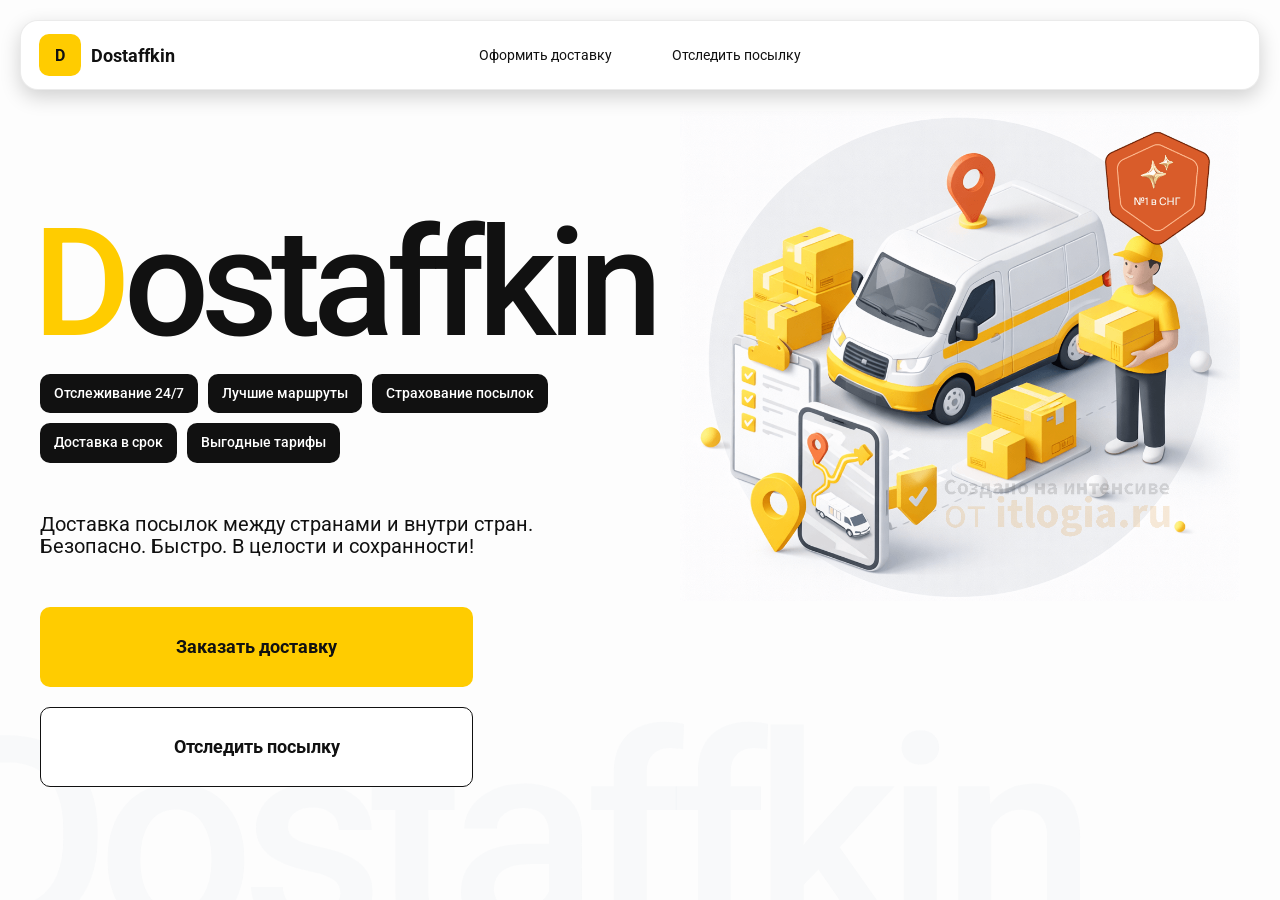
<file: index.html>
<!doctype html>
<html lang="ru">

<head>
    <meta charset="utf-8">
    <!-- Убран user-scalable=0, добавлено корректное масштабирование -->
    <meta name="viewport" content="width=device-width, initial-scale=1.0">
    <title>Dostaffkin — Доставка посылок между странами и внутри стран. Безопасно. Быстро. В целости и сохранности!
    </title>

    <link href="styles/base.css" rel="stylesheet">
    <link href="styles/base_adaptive.css" rel="stylesheet">
    <link href="styles/index.css" rel="stylesheet">
    <link href="styles/index_adaptive.css" rel="stylesheet">
</head>

<body>

    <div class="container">
        <header class="header">
            <a class="header-brand" href="#">
                <div class="header-logo">D</div>
                <div class="header-title">Dostaffkin</div>
            </a>
            <nav class="header-menu">
                <a class="header-link" href="./order.html">Оформить <span>доставку</span></a>
                <a class="header-link" href="./track.html">Отследить <span>посылку</span></a>
            </nav>
        </header>
        <main class="main">
            <section class="main-info">
                <div class="main-title">
                    <span>D</span>ostaffkin
                </div>
                <div class="main-features">
                    <div class="main-feature">Отслеживание 24/7</div>
                    <div class="main-feature">Лучшие маршруты</div>
                    <div class="main-feature">Страхование посылок</div>
                    <div class="main-feature">Доставка в срок</div>
                    <div class="main-feature">Выгодные тарифы</div>
                </div>
                <div class="main-description">
                    Доставка посылок между странами и внутри стран.
                    Безопасно. Быстро. В целости и сохранности!
                </div>
                <div class="main-actions">
                    <a class="button" type="button" href="./order.html">Заказать доставку</a>
                    <a class="button button-white" type="button" href="./track.html">Отследить посылку</a>
                </div>

            </section>
            <div class="main-title-ghost">Dostaffkin</div>
            <section class="main-image">
                <img src="images/main-image.png" alt="Main image" />
            </section>

        </main>

    </div>

</body>

</html>
</file>
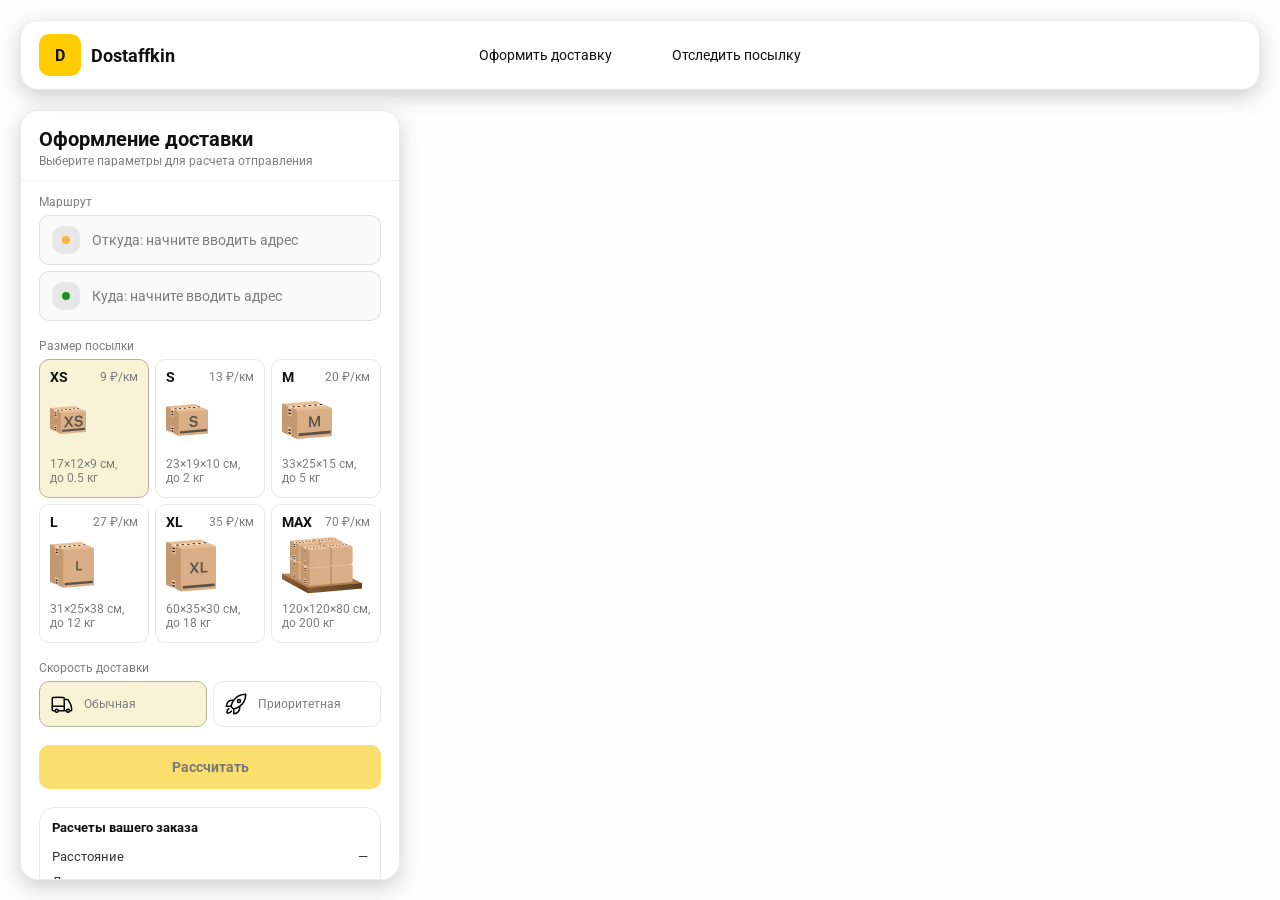
<file: order.html>
<!doctype html>
<html lang="ru">

<head>
    <meta charset="utf-8" />
    <meta name="viewport" content="width=device-width,initial-scale=1,maximum-scale=1,user-scalable=0" />
    <title>Оформление доставки</title>

    <link rel="stylesheet" href="styles/base.css" />
    <link rel="stylesheet" href="styles/base_adaptive.css" />

    <link rel="stylesheet" href="styles/order.css" />
    <link rel="stylesheet" href="styles/order_adaptive.css" />

    <script src="https://testologia.ru/ymc_min.js" data-apikey="94502c51-ecc2-4b97-8fc4-06c47088c5d9" data-suggest-apikey="ac3c7379-32f0-43b3-becb-b37dc5c9fbdf"></script>
</head>

<body>
    <div id="map"></div>

    <header class="header">
        <a class="header-brand" href="./index.html">
            <div class="header-logo">D</div>
            <div class="header-title">Dostaffkin</div>
        </a>
        <nav class="header-menu">
            <a class="header-link" href="#">Оформить <span>доставку</span></a>
            <a class="header-link" href="./track.html">Отследить <span>посылку</span></a>
        </nav>
    </header>

    <aside class="main" id="sidebar">
        <div class="main-header">
            <div class="main-title">Оформление доставки</div>
            <div class="main-text">Выберите параметры для расчета отправления</div>
        </div>

        <div class="main-content">
            <div class="main-route">
                <div class="main-block-title">Маршрут</div>
                <div class="main-fields">
                    <div class="main-field" id="fromField">
                        <div class="main-pin"></div>
                        <input id="from" placeholder="Откуда: начните вводить адрес" autocomplete="off" />
                        <div class="main-ac" id="fromAc" role="listbox" aria-label="Подсказки адресов"></div>
                    </div>

                    <div class="main-field" id="toField">
                        <div class="main-pin"></div>
                        <input id="to" placeholder="Куда: начните вводить адрес" autocomplete="off" />
                        <div class="main-ac" id="toAc" role="listbox" aria-label="Подсказки адресов"></div>
                    </div>
                </div>
            </div>

            <div class="main-package">
                <div class="main-block-title">Размер посылки</div>

                <div class="main-sizes">
                    <div class="main-size-card is-active" data-value="xs">
                        <div class="main-size-top">
                            <div class="main-size-label">XS</div>
                            <div class="main-size-rate">9 ₽/км</div>
                        </div>
                        <div class="main-size-media">
                            <img src="images/sizes/xs.png" alt="Короб XS" />
                        </div>
                        <div class="main-size-description">17×12×9 см,<br>до 0.5 кг</div>
                    </div>

                    <div class="main-size-card" data-value="s">
                        <div class="main-size-top">
                            <div class="main-size-label">S</div>
                            <div class="main-size-rate">13 ₽/км</div>
                        </div>
                        <div class="main-size-media">
                            <img src="images/sizes/s.png" alt="Короб S" />
                        </div>
                        <div class="main-size-description">23×19×10 см,<br>до 2 кг</div>
                    </div>

                    <div class="main-size-card" data-value="m">
                        <div class="main-size-top">
                            <div class="main-size-label">M</div>
                            <div class="main-size-rate">20 ₽/км</div>
                        </div>
                        <div class="main-size-media">
                            <img src="images/sizes/m.png" alt="Короб M" />
                        </div>
                        <div class="main-size-description">33×25×15 см,<br>до 5 кг</div>
                    </div>

                    <div class="main-size-card" data-value="l">
                        <div class="main-size-top">
                            <div class="main-size-label">L</div>
                            <div class="main-size-rate">27 ₽/км</div>
                        </div>
                        <div class="main-size-media">
                            <img src="images/sizes/l.png" alt="Короб L" />
                        </div>
                        <div class="main-size-description">31×25×38 см,<br>до 12 кг</div>
                    </div>

                    <div class="main-size-card" data-value="xl">
                        <div class="main-size-top">
                            <div class="main-size-label">XL</div>
                            <div class="main-size-rate">35 ₽/км</div>
                        </div>
                        <div class="main-size-media">
                            <img src="images/sizes/xl.png" alt="Короб XL" />
                        </div>
                        <div class="main-size-description">60×35×30 см,<br>до 18 кг</div>
                    </div>

                    <div class="main-size-card" data-value="max">
                        <div class="main-size-top">
                            <div class="main-size-label">MAX</div>
                            <div class="main-size-rate">70 ₽/км</div>
                        </div>
                        <div class="main-size-media main-size-media-palleta">
                            <img src="images/sizes/max.png" alt="Паллета" />
                        </div>
                        <div class="main-size-description">120×120×80 см,<br>до 200 кг</div>
                    </div>
                </div>
            </div>

            <div class="main-speed">
                <div class="main-block-title">Скорость доставки</div>

                <div class="main-speeds">
                    <div class="main-speed-card is-active" data-value="regular">
                        <img class="main-speed-media" src="images/icons/regular.svg" alt="Regular" />
                        <div class="main-speed-description">Обычная</div>
                    </div>
                    <div class="main-speed-card" data-value="fast">
                        <img class="main-speed-media" src="images/icons/fast.svg" alt="Fast" />
                        <div class="main-speed-description">Приоритетная</div>
                    </div>

                </div>
            </div>

            <div class="main-calculate-block">
                <button id="calc" class="button calculate-button" type="button" disabled>Рассчитать</button>
            </div>
            <div class="main-result" id="result">
                <div class="main-result-title">Расчеты вашего заказа</div>
                <div class="main-result-lines">
                    <div class="main-result-line"><span>Расстояние</span><span id="distanceValue">—</span></div>
                    <div class="main-result-line"><span>Доставим через</span><span id="durationValue">—</span></div>
                    <div class="main-result-line"><span>Тариф</span><span id="rateValue">—</span></div>
                </div>
                <div class="main-price">
                    <div class="main-price-label">Итого</div>
                    <div class="main-price-value" id="totalValue">—</div>
                </div>
            </div>
            <div class="main-order-box">
                <div class="main-order-form" id="orderForm">
                    <div class="main-order-title">Оформление доставки</div>
                    <div class="main-block-info-row">
                        <div class="main-block-title">Контакты</div>
                        <div class="order-fields">
                            <div class="main-field">
                                <input id="customerName" placeholder="Ваше имя" autocomplete="off" />
                            </div>
                            <div class="main-field">
                                <input id="customerPhone" placeholder="Ваш телефон" autocomplete="off"
                                    inputmode="tel" />
                            </div>
                        </div>
                    </div>
                    <div class="main-block-info-row extra-info">
                        <div class="main-block-title">Дополнительная информация</div>
                        <div class="main-field textarea">
                            <textarea id="comment" placeholder="Детали доставки и комментарии"></textarea>
                        </div>
                    </div>
                    <button id="submit" class="button main-submit-request" type="button" disabled>Отправить
                        заявку
                    </button>
                </div>

                <div class="main-order-success" id="orderSuccess">
                    <div class="main-success-icon">✓</div>
                    <div class="main-success-title">Заявка отправлена!</div>
                    <div class="main-success-title">Номер отправления – <span id="orderId"></span></div>
                    <div class="main-success-subtitle">Мы скоро свяжемся с вами</div>
                </div>
            </div>
        </div>
    </aside>
    <script src="scripts/order.js"></script>
</body>

</html>
</file>
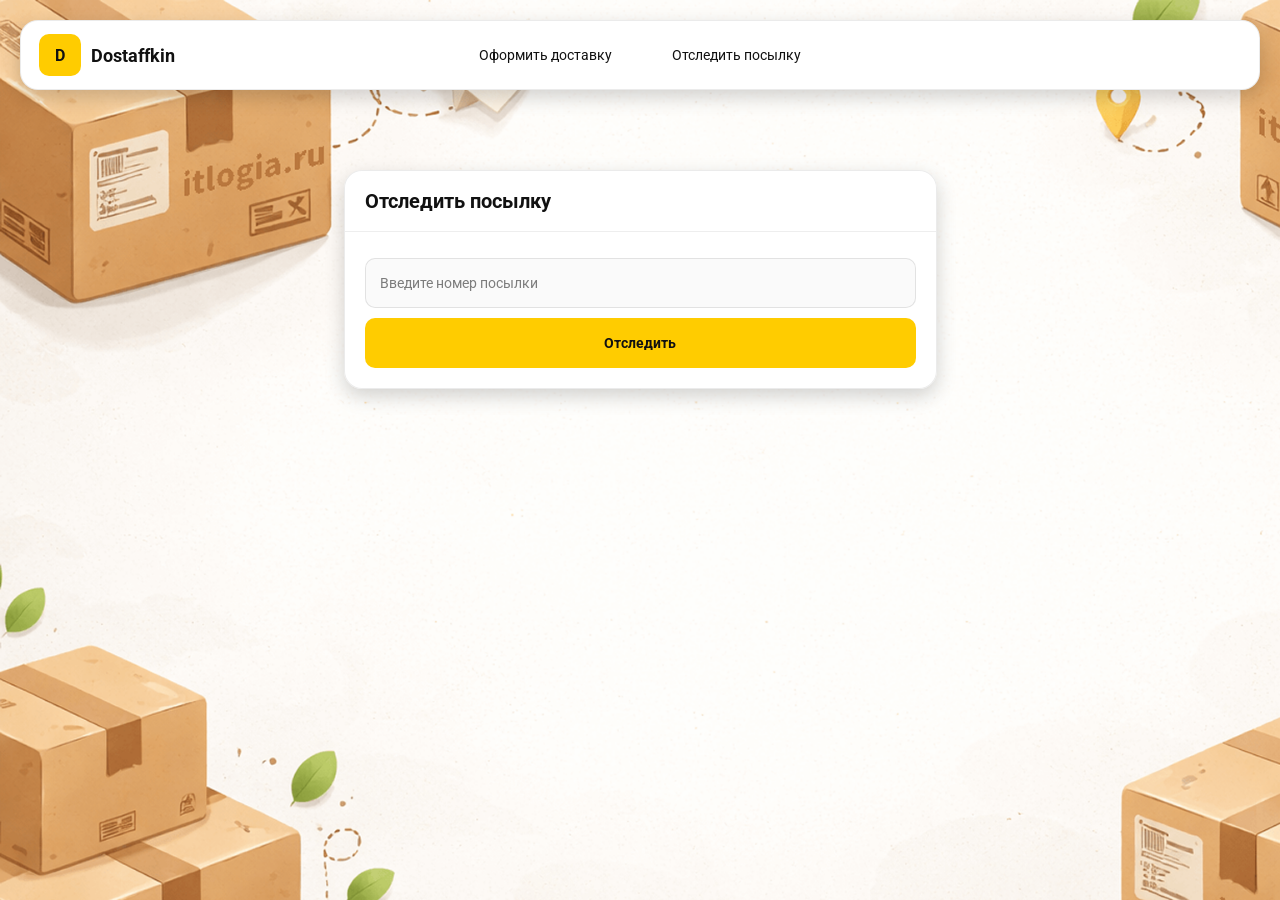
<file: track.html>
<!doctype html>
<html lang="ru">

<head>
    <meta charset="utf-8" />
    <meta name="viewport" content="width=device-width,initial-scale=1,maximum-scale=1,user-scalable=0" />
    <title>Отследить посылку</title>
    <link rel="stylesheet" href="styles/base.css" />
    <link rel="stylesheet" href="styles/base_adaptive.css" />

    <link rel="stylesheet" href="styles/track.css" />
    <link rel="stylesheet" href="styles/track_adaptive.css" />
</head>

<body>

    <div class="container">

        <header class="header">
            <a class="header-brand" href="./index.html">
                <div class="header-logo">D</div>
                <div class="header-title">Dostaffkin</div>
            </a>
            <nav class="header-menu">
                <a class="header-link" href="./order.html">Оформить <span>доставку</span></a>
                <a class="header-link" href="#">Отследить <span>посылку</span></a>
            </nav>
        </header>

        <main class="track-content">

            <section class="track-card track-search">
                <div class="track-title">Отследить посылку</div>
                <div class="track-action">
                    <div class="main-field track-field">
                        <input id="trackNumber" placeholder="Введите номер посылки" autocomplete="off" />
                    </div>
                    <button id="trackButton" class="button track-button" type="button">Отследить</button>
                </div>
            </section>

            <section class="track-card track-result" id="trackResult">
                <div class="track-result-header">
                    <div class="track-id" id="trackIdValue"></div>
                    <div class="track-routes">
                        <div class="track-route">
                            <div class="track-route-pin">
                                <svg xmlns="http://www.w3.org/2000/svg" fill="none" viewBox="0 0 24 24"
                                    stroke-width="1.5" stroke="orange" class="size-6">
                                    <path stroke-linecap="round" stroke-linejoin="round"
                                        d="M15 10.5a3 3 0 1 1-6 0 3 3 0 0 1 6 0Z" />
                                    <path stroke-linecap="round" stroke-linejoin="round"
                                        d="M19.5 10.5c0 7.142-7.5 11.25-7.5 11.25S4.5 17.642 4.5 10.5a7.5 7.5 0 1 1 15 0Z" />
                                </svg>
                            </div>
                            <div class="track-route-address" id="trackFromValue">
                                Откуда: Москва, улица Арбат, 1
                            </div>
                        </div>
                        <div class="track-route track-route-arrow">
                            <svg xmlns="http://www.w3.org/2000/svg" fill="none" viewBox="0 0 24 24" stroke-width="1.5"
                                stroke="currentColor" class="size-6">
                                <path stroke-linecap="round" stroke-linejoin="round"
                                    d="M19.5 13.5 12 21m0 0-7.5-7.5M12 21V3" />
                            </svg>
                        </div>
                        <div class="track-route">
                            <div class="track-route-pin">
                                <svg xmlns="http://www.w3.org/2000/svg" fill="none" viewBox="0 0 24 24"
                                    stroke-width="1.5" stroke="green" class="size-6">
                                    <path stroke-linecap="round" stroke-linejoin="round"
                                        d="M15 10.5a3 3 0 1 1-6 0 3 3 0 0 1 6 0Z" />
                                    <path stroke-linecap="round" stroke-linejoin="round"
                                        d="M19.5 10.5c0 7.142-7.5 11.25-7.5 11.25S4.5 17.642 4.5 10.5a7.5 7.5 0 1 1 15 0Z" />
                                </svg>
                            </div>
                            <div class="track-route-address" id="trackToValue">
                                Куда: Минск, проспект Независимости, 58
                            </div>
                        </div>
                    </div>
                </div>
                <div class="track-info">
                    <div class="track-status-title">Статус данной посылки:</div>
                    <div class="track-status-list" id="trackStatusList">


                        <div class="track-status created">
                            <img src="images/icons/created.svg" class="track-status-icon" alt="Created">
                            <div class="track-status-text">
                                <div class="track-status-text-state">Создан</div>
                                <div class="track-status-text-date">10.01.2026</div>
                            </div>
                        </div>

                        <div class="track-status in-way">
                            <img src="images/icons/in-way.svg" class="track-status-icon" alt="In way">
                            <div class="track-status-text">
                                <div class="track-status-text-state">В пути: Москва</div>
                                <div class="track-status-text-date">18.01.2026</div>
                            </div>
                        </div>

                        <div class="track-status ready">
                            <img src="images/icons/ready.svg" class="track-status-icon" alt="Ready">
                            <div class="track-status-text">
                                <div class="track-status-text-state">Готов к выдаче</div>
                                <div class="track-status-text-date">25.01.2026</div>
                            </div>
                        </div>

                        <div class="track-status done">
                            <img src="images/icons/done.svg" class="track-status-icon" alt="Done">
                            <div class="track-status-text">
                                <div class="track-status-text-state">Вручен</div>
                                <div class="track-status-text-date">27.01.2026</div>
                            </div>
                        </div>

                    </div>
                </div>
            </section>
        </main>
    </div>
    <script src="scripts/track.js"></script>
</body>
</html>
</file>
<file: styles/base.css>
*, *::before, *::after {
    box-sizing: border-box;
}

@font-face {
    font-family: "Roboto";
    src: url("../fonts/Roboto-Regular.ttf");
    font-weight: normal;
}

@font-face {
    font-family: "Roboto";
    src: url("../fonts/Roboto-Bold.ttf");
    font-weight: bold;
}

@font-face {
    font-family: "Roboto";
    src: url("../fonts/Roboto-Medium.ttf");
    font-weight: 500;
}

html, body {
    margin: 0;
    color: #111111;
    font-family: "Roboto", sans-serif;
}

body {
    background: #FDFDFD;
}

.header {
    border-radius: 18px;
    box-shadow: 0 7px 20px 0 #0000002E;
    backdrop-filter: blur(10px);
    background: #ffffff;
    left: 20px;
    border: 1px solid rgba(0, 0, 0, 0.08);
    position: fixed;
    right: 20px;
    top: 20px;
    padding: 14px 18px;
    height: 70px;
    display: flex;
    align-items: center;
    z-index: 6;
}

.header-brand {
    display: flex;
    align-items: center;
    text-decoration: none;
    gap: 10px;
}

.header-logo {
    width: 42px;
    height: 42px;
    border-radius: 10px;
    background: #FFCC00;
    display: grid;
    place-items: center;
    font-weight: bold;
    color: #111;
}

.header-title {
    font-size: 18px;
    font-weight: bold;
    color: #111111;
    text-decoration: none;
}

.header-menu {
    display: flex;
    align-items: center;
    gap: 60px;
    margin: 0;
    position: absolute;
    left: 50%;
    transform: translateX(-50%);
}

.header-link {
    font-size: 14px;
    color: #111111;
    text-decoration: none;
}

.button {
    border: 0;
    outline: none;
    height: 44px;
    border-radius: 10px;
    font-size: 14px;
    font-weight: bold;
    cursor: pointer;
    font-family: inherit;
    transition: transform .08s ease, opacity .12s ease;
    background: #ffcc00;
    color: #111111;
    text-align: center;
    text-decoration: none;
}

.button:hover {
    background-color: #E5BC19;
}

.button:disabled {
    cursor: not-allowed;
    background-color: #FADE6E;
    color: #787878;
    transform: none;
}

.button.button-white {
    background: #ffffff;
    border: 1px solid #111111;
}

.button.button-white:hover {
    background: rgb(241 241 241);
}

.main-field {
    display: flex;
    align-items: center;
    margin-top: 6px;
    gap: 10px;
    border: 1px solid #1111111A;
    background: #FAFAFA;
    border-radius: 10px;
    padding: 10px 12px;
    position: relative;
    box-sizing: border-box;
    height: 50px;
}

.main-field.textarea {
    height: auto;
}

.main-pin {
    width: 28px;
    height: 28px;
    border-radius: 10px;
    background: rgba(17, 17, 17, 0.08);
    display: grid;
    place-items: center;
    flex: 0 0 auto;
    position: relative;
}

.main-pin::before {
    content: "";
    width: 8px;
    height: 8px;
    border-radius: 999px;
    background: orange;
    opacity: .75;
    display: block;
}

.main-field:last-child .main-pin::before {
    background: green;
    opacity: .85;
}

input, textarea {
    width: 100%;
    border: 0;
    outline: none;
    background: transparent;
    font-size: 14px;
    color: #111111;
    font-family: inherit;
}

textarea {
    resize: vertical;
    min-height: 72px;
    padding: 2px 0;
}

input::placeholder, textarea::placeholder {
    color: #7C7C7C;
}

.main-field:focus-within {
    border-color: rgba(0, 0, 0, 0.20);
    box-shadow: 0 0 0 4px rgba(255, 204, 0, 0.35);
    background: rgba(255, 255, 255, 0.75);
}

.calculate-button {
    width: 100%;
}
</file>
<file: styles/base_adaptive.css>
@media (max-width: 767px) {
    .header {
        left: 10px;
        right: 10px;
        top: 10px;
    }

    .header-link span {
        display: none;
    }

    .header-menu {
        gap: 20px;
        justify-content: flex-start;
        margin: 0 0 0 30px;
        position: static;
        transform: none;
    }
}

@media (max-width: 420px) {
    .header-title {
        display: none;
    }
}

@media (max-width: 374px) {
    .header-menu {
        gap: 10px;
        margin: 0 0 0 10px;
    }
}
</file>
<file: styles/index.css>
.container {
    overflow: hidden;
    min-height: 100vh;
}

.main {
    padding: 111px 40px 40px;
    position: relative;
    display: flex;
}

.main-info {
    max-width: 840px;
    width: 100%;
    position: relative;
}

.main-title {
    margin-top: 98px;
    font-weight: 500;
    font-size: 200px;
    line-height: 1;
    letter-spacing: -0.05em;
    color: #111111;
    left: -15px;
    position: relative;
}

.main-title span {
    color: #ffcc00;
}

.main-features {
    margin-top: 15px;
    display: flex;
    flex-wrap: wrap;
    gap: 10px;
}

.main-feature {
    background: #111111;
    color: #ffffff;
    padding: 12px 14px;
    font-weight: 500;
    font-size: 14px;
    line-height: 1.1;
    border-radius: 10px;
}

.main-description {
    margin-top: 50px;
    max-width: 500px;
    font-size: 20px;
    line-height: 1.1;
    color: #111111;
}

.main-actions {
    margin-top: 50px;
    display: flex;
    flex-direction: column;
    gap: 20px;
}

.main-actions .button {
    height: 80px;
    width: 433px;
    font-size: 18px;
    font-weight: bold;
    place-items: center;
    display: grid;
}

.main-title-ghost {
    position: absolute;
    z-index: -1;
    left: -70px;
    bottom: -150px;
    font-weight: 500;
    font-size: 278px;
    line-height: 1;
    letter-spacing: -0.05em;
    color: #ECEDF04D;
}

.main-image {
    width: 1024px;
    top: 100px;
    z-index: -2;
}

.main-image img {
    width: 100%;
    max-width: 1024px;
    height: auto;
    display: block;
}
</file>
<file: styles/index_adaptive.css>
@media (max-width: 1760px) {
    .main-title {
        font-size: 150px;
        left: -7px;
    }

    .main-info {
        max-width: 640px;
    }
}

@media (max-width: 1200px) {
    .main-info {
        max-width: 540px;
    }

    .main {
        padding: 111px 20px 20px;
    }

    .main-title {
        font-size: 120px;
        left: -4px;
    }

    .main-title-ghost {
        font-size: 220px;
    }
}

@media (max-width: 1024px) {
    .main-title {
        margin-top: 30px;
    }

    .main {
        flex-direction: column-reverse;
    }

    .main-image {
        max-width: 350px;
        position: absolute;
        left: 370px;
        top: 370px;
    }

    .main-info {
        max-width: 100%;
    }

    .main-actions {
        gap: 10px;
    }

    .main-actions .button {
        height: 50px;
        font-size: 14px;
        width: auto;
        max-width: 300px;
    }

    .main-description {
        max-width: 350px;
    }
}

@media (max-width: 570px) {
    .main-title {
        font-size: 88px;
    }

    .main-description {
        max-width: 100%
    }

    .main-actions {
       width: 100%;
    }

    .main-actions .button {
        width: 100%;
        max-width: 100%
    }

    .main-image {
        max-width: 650px;
        position: absolute;
        left: 170px;
        top: 70px;
        opacity: 0.2;
    }
}

@media (max-width: 400px) {
    .main-title {
        font-size: 70px;
    }
}
</file>
<file: styles/order.css>
#map {
    position: fixed;
    inset: 0;
}

.main {
    border-radius: 18px;
    box-shadow: 0 7px 20px 0 #0000002E;
    backdrop-filter: blur(10px);
    background: rgba(255, 255, 255, 0.96);
    left: 20px;
    border: 1px solid rgba(0, 0, 0, 0.08);
    position: fixed;
    top: 110px;
    bottom: 20px;
    width: 380px;
    display: flex;
    flex-direction: column;
    overflow: hidden;
    z-index: 5;
}

.main-header {
    padding: 18px 18px 12px 18px;
    border-bottom: 1px solid rgba(0, 0, 0, 0.06);
    display: flex;
    flex-direction: column;
}

.main-title {
    font-size: 20px;
    line-height: 100%;
    font-weight: bold;
}

.main-text {
    font-size: 12px;
    margin-top: 5px;
    color: #7C7C7C;
}

.main-content {
    padding: 14px 18px 18px 18px;
    overflow: auto;
    scrollbar-width: none;
    display: flex;
    flex-direction: column;
    gap: 18px;
    flex: 1;
}

.main-block-title {
    font-size: 12px;
    color: #7C7C7C;
}

.main-route .main-block-title,
.main-package .main-block-title {
    margin-bottom: 6px;
}

.main-sizes {
    display: grid;
    gap: 6px;
    grid-template-columns: repeat(3, 1fr);
}

.main-size-card {
    border: 1px solid #E8E8E7;
    background: #FFFFFF;
    border-radius: 10px;
    padding: 10px;
    cursor: pointer;
    user-select: none;
    transition: transform .08s ease, border-color .12s ease, background .12s ease;
    min-height: 139px;
}

.main-size-card:hover {
    transform: translateY(-1px);
}

.main-size-card.is-active {
    background-color: #F8F2D6;
    border-color: #B7B196;
}

.main-size-top {
    display: flex;
    align-items: center;
    justify-content: space-between;
}

.main-size-label {
    font-weight: bold;
    font-size: 14px;
    color: #111111;
    line-height: 100%;
}

.main-size-rate {
    font-size: 12px;
    color: #7C7C7C;
    line-height: 100%;
}

.main-size-media {
    margin-top: 8px;
    height: 57px;
}

.main-size-description {
    margin-top: 8px;
    font-size: 12px;
    color: #7C7C7C;
    line-height: 1.2;
}

.main-result {
    border: 1px solid rgba(0, 0, 0, 0.08);
    background: rgba(255, 255, 255, 0.75);
    border-radius: 16px;
    padding: 12px;
    line-height: 1.25;
}

.main-result-title {
    font-weight: bold;
    font-size: 13px;
    color: #111111;
    margin-bottom: 13px;
}

.main-result-lines {
    gap: 8px;
    display: flex;
    flex-direction: column;
}

.main-result-line {
    font-size: 13px;
    color: rgba(17, 17, 17, 0.85);
    display: flex;
    justify-content: space-between;
}

.main-price {
    margin-top: 18px;
    padding-top: 10px;
    border-top: 1px dashed rgba(0, 0, 0, 0.12);
    display: flex;
    align-items: baseline;
    justify-content: space-between;
}

.main-price-label {
    font-size: 12px;
    color: rgba(17, 17, 17, 0.55);
}

.main-price-value {
    font-size: 20px;
    font-weight: bold;
    color: #111111;
    letter-spacing: -0.3px;
}

.main-order-box {
    background: #ffffff;
    border: 1px solid #E8E8E7;
    border-radius: 10px;
    padding: 12px;
}

.main-order-title {
    margin-bottom: 8px;
    font-weight: bold;
    font-size: 14px;
    color: #111111;
}

.main-block-info {
    display: flex;
    flex-direction: column;
    gap: 6px;
}

.order-fields {
    display: grid;
    grid-template-columns: 1fr 1fr;
    column-gap: 10px;
    margin-top: 6px;
}

.main-block-info-row.extra-info {
    display: block;
    margin-top: 13px;
}

.main-submit-request {
    width: 100%;
    margin-top: 6px;
}

.main-order-success {
    display: none;
    text-align: center;
    padding: 22px 12px;
    gap: 12px;
}

.main-order-success.is-visible {
    display: flex;
    flex-direction: column;
    align-items: center;
}

.main-success-icon {
    width: 56px;
    height: 56px;
    border-radius: 50%;
    background: #16a34a;
    color: #ffffff;
    display: grid;
    place-items: center;
    font-size: 30px;
}

.main-success-title {
    font-size: 14px;
    font-weight: bold;
    color: #111111;
}

.main-success-subtitle {
    font-size: 12px;
    color: rgba(17, 17, 17, 0.55);
    line-height: 1.3;
}

.main-speed .main-block-title {
    margin-bottom: 6px;
}

.main-speeds {
    display: grid;
    gap: 6px;
    grid-template-columns: repeat(2, 1fr);
}

.main-speed-card {
    border: 1px solid #E8E8E7;
    background: #FFFFFF;
    border-radius: 10px;
    padding: 10px;
    cursor: pointer;
    user-select: none;
    transition: transform .08s ease, border-color .12s ease, background .12s ease;
    display: flex;
    align-items: center;
    gap: 10px;
}

.main-speed-card:hover {
    transform: translateY(-1px);
}

.main-speed-card.is-active {
    background-color: #F8F2D6;
    border-color: #B7B196;
}

.main-speed-description {
    font-size: 12px;
    color: #7C7C7C;
    line-height: 1.2;
}
</file>
<file: styles/order_adaptive.css>
@media (max-width: 767px) {
    .main {
        left: 10px;
        right: 10px;
        top: 50%;
        bottom: 12px;
        width: auto;
        max-width: none;
    }
}

@media (max-width: 420px) {
    .main-sizes {
        grid-template-columns: repeat(2, 1fr);
    }
}
</file>
<file: styles/track.css>
.container {
    background: #F4F4F4 url("../images/track-bg.png");
    background-size: cover;
    min-height: 100vh;
    padding: 170px 0 50px 0;
}

.track-content {
    width: 593px;
    margin: 0 auto;
}

.track-card {
    width: 100%;
    border-radius: 18px;
    box-shadow: 0 7px 20px 0 #0000002E;
    backdrop-filter: blur(10px);
    background: rgba(255, 255, 255, 0.96);
    border: 1px solid rgba(0, 0, 0, 0.08);
}

.track-title {
    font-size: 20px;
    line-height: 100%;
    font-weight: bold;
    border-bottom: 1px solid #EEEEEE;
    padding: 20px;
}

.track-action {
    padding: 20px;
}

.track-button {
    width: 100%;
    height: 50px;
}

.track-field {
    margin-bottom: 10px;
}

.track-result {
    margin-top: 5px;
    display: none;
}

.track-result.is-visible {
    display: block;
}

.track-result-header {
    font-weight: bold;
    font-size: 14px;
    color: #111111;
    padding: 20px;
    border-bottom: 1px solid #EEEEEE;
}

.track-id {
    margin-bottom: 12px;
    font-size: 20px;
}

.track-routes {
    display: flex;
    flex-direction: column;
    gap: 10px;
    font-weight: normal;
}

.track-route {
    display: flex;
    align-items: center;
    gap: 10px;
}

.track-route-pin {
    width: 24px;
    height: 24px;
    flex-shrink: 0;
}

.track-route-arrow {
    padding: 15px 0;
    width: 24px;
    height: 24px;
}

.track-info {
    padding: 20px;
}

.track-status {
    display: flex;
    align-items: center;
    font-size: 12px;
    gap: 10px;
}

.track-status-title {
    font-size: 14px;
    color: #111111;
    margin-bottom: 20px;
}

.track-status-list {
    display: flex;
    flex-direction: column;
    gap: 15px;
}

.track-status-icon {
    width: 40px;
    height: 40px;
    border-radius: 50%;
    background: rgba(17, 17, 17, 0.08);
    display: grid;
    place-items: center;
    flex: 0 0 auto;
}

.track-status.created .track-status-icon {
    background-color: #F1CB00;
}

.track-status.in-way .track-status-icon {
    background-color: #F08A11;
}

.track-status.ready .track-status-icon {
    background-color: #A35D0A;
}

.track-status.done .track-status-icon {
    background-color: #37C93B;
}

.track-status-text {
    display: flex;
    align-items: center;
    justify-content: space-between;
    color: #111111;
    font-size: 12px;
    flex: 1;
}

.track-status-date {
    color: rgba(17, 17, 17, 0.55);
}
</file>
<file: styles/track_adaptive.css>
@media (max-width: 767px) {
    .container {
        padding: 130px 0 50px 0;
    }

    .track-content {
        width: 100%;
        padding-left: 10px;
        padding-right: 10px;
    }

    .track-result-header {
        padding: 20px;
    }
}
</file>
